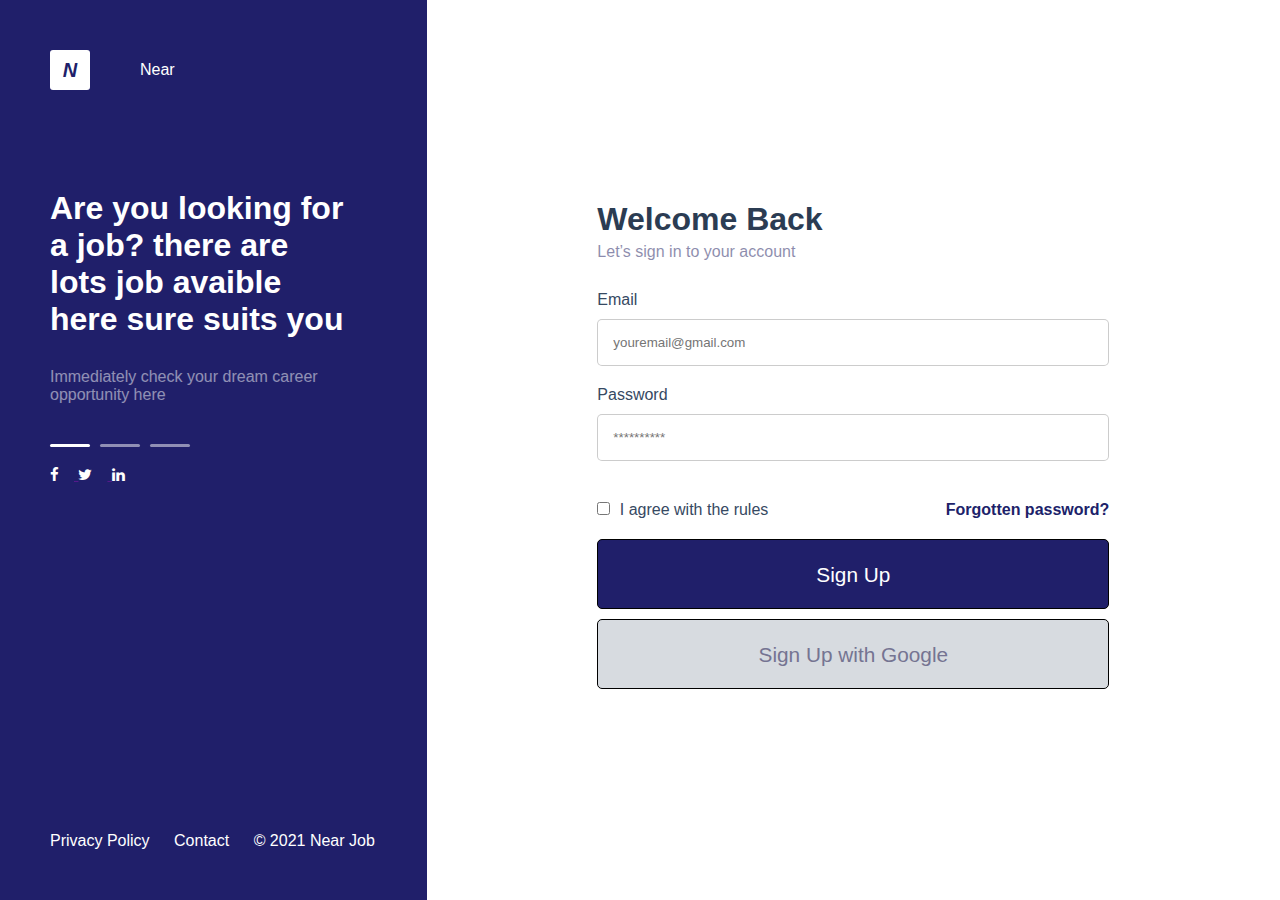
<file: index.html>
<!DOCTYPE html>
<html lang="en">

<head>
  <meta charset="UTF-8">
  <meta http-equiv="X-UA-Compatible" content="IE=edge">
  <meta name="viewport" content="width=device-width, initial-scale=1.0">
  <title>Form Login - UpKoding</title>
  <link rel="stylesheet" href="https://cdnjs.cloudflare.com/ajax/libs/font-awesome/4.7.0/css/font-awesome.min.css">
  <link rel="stylesheet" href="index.css".css">
</head>

<body>

  <div class="form-login">
    <section class="form-left">
      <div class="content">
        <div class="logo">
          <div class="box">N</div>
          <div class="text">Near</div>
        </div>
        <div class="tagline">
          <h1>Are you looking for a job?
            there are lots job avaible here
            sure suits you
          </h1>
          <p>Immediately check your dream career opportunity here</p>
        </div>
        <div class="line">
          <div class="line1 active"></div>
          <div class="line2"></div>
          <div class="line3"></div>
        </div>
        <div class="sosmed">
          <a href="">
          <i class="fa fa-facebook"></i>
          </a>
          <a href="">
          <i class="fa fa-twitter"></i>
          </a>
          <a href="">
          <i class="fa fa-linkedin"></i>
          </a>
        </div>
        <footer>
          <a href="#">Privacy Policy</a>
          <a href="#">Contact</a>
          <p>&copy; 2021 Near Job</p>
        </footer>
      </div>
    </section>

    <section class="right-bar">
      <div class="content">
        <h1>Welcome Back</h1>
        <p>Let’s sign in to your account</p>
        <form>
          <div class="input-group">
            <label for="email">Email</label>
            <input type="email" id="email" placeholder="youremail@gmail.com">
          </div>
          <div class="input-group">
            <label for="password">Password</label>
            <input type="password" id="password" placeholder="**********">
          </div>
          <div class="other">
            <div class="input-group">
              <label for="agree">
                <input type="checkbox" id="agree"> I agree with the rules
              </label>
            </div>
            <a href="#" class="forgot">Forgotten password?</a>
          </div>
          <button type="button" class="button dark-blue">Sign Up</button>
          <a class="button grey" href="sign-up.html">Sign Up with Google</a>
        </form>
      </div>
    </section>
  </div>

  <script>

    const forgotPassword = document.querySelector('.forgot');

    forgotPassword.addEventListener('click', () => {
      const inpUser = prompt("Masukkan Change jika ingin mengubah, masukkan Reset jika ingin me-reset");

      if (inpUser === "Reset") {
        forgotPassword.setAttribute('href', 'reset-pass.html')
      } else if (inpUser === "Change") {
        forgotPassword.setAttribute('href', 'change-pass.html')
      } else {
        alert('Masukkan kata kunci yang tepat!')
      }
    })
  </script>
</body>

</html>
</file>
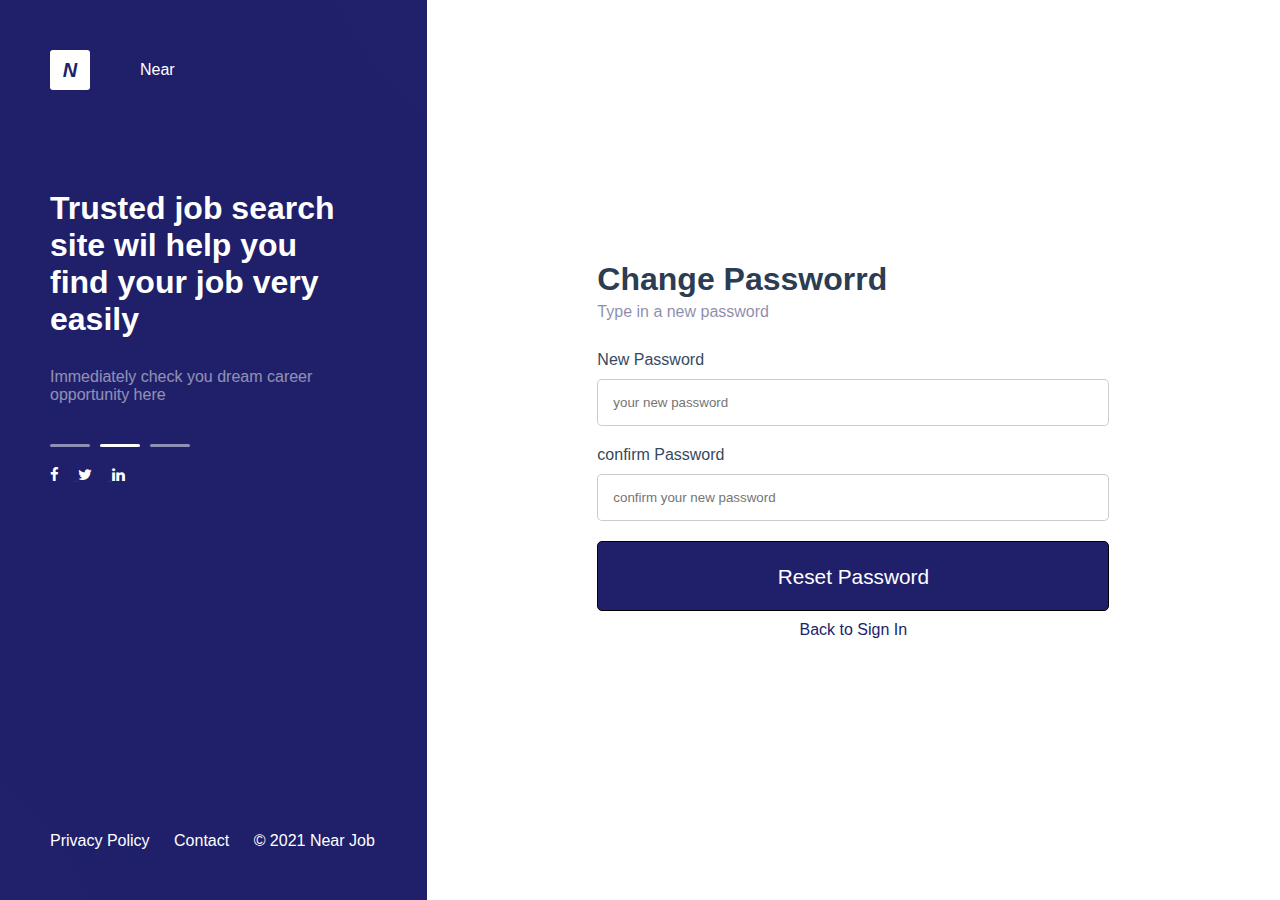
<file: change-pass.html>
<!DOCTYPE html>
<html lang="en">

<head>
    <meta charset="UTF-8">
    <meta http-equiv="X-UA-Compatible" content="IE=edge">
    <meta name="viewport" content="width=device-width, initial-scale=1.0">
    <link rel="stylesheet" href="https://cdnjs.cloudflare.com/ajax/libs/font-awesome/4.7.0/css/font-awesome.min.css">
    <link rel="stylesheet" href="index.css">
    <title>Form Login</title>
</head>

<body>
    <div class="form-login">
        <section class="form-left">
            <div class="circle1"></div>
            <div class="circle2"></div>
            <div class="content">
                <div class="logo">
                    <div class="box">N</div>
                    <div class="text">Near</div>
                </div>
                <div class="tagline">
                    <h1>
                       Trusted job search site wil help you find your job very easily
                    </h1>
                    <p>
                        Immediately check you dream career opportunity here
                    </p>
                </div>
                <div class="line">
                    <div class="line1"></div>
                    <div class="line2 active"></div>
                    <div class="line3"></div>
                </div>
                <div class="sosmed">
                    <a href="">
                    <i class="fa fa-facebook"></i>
                    </a>
                    <a href="">
                    <i class="fa fa-twitter"></i>
                    </a>
                    <a href="">
                    <i class="fa fa-linkedin"></i>
                    </a>
                  </div>
                <footer>
                    <a href="#">Privacy Policy</a>
                    <a href="#">Contact</a>
                    <p>&copy; 2021 Near Job</p>
                </footer>
            </div>
        </section>

        <section class="right-bar">
            <div class="content">
                <h1>Change Passworrd</h1>
                <p>Type in a new password</p>
                    <form>
                        <div class="input-group">
                            <label for="password">New Password</label>
                            <input type="password" id="password" placeholder="your new password">
                        </div>
                        <div class="input-group">
                            <label for="password">confirm Password</label>
                            <input type="password" id="confirm" placeholder="confirm your new password">
                        </div>
                        <button type="button" class="button dark-blue">Reset Password
                        </button>
                        <a class="center text-dark-blue" href="index.html">Back to Sign In</a>
                        
                    </form>
                </div>
            </section>
        </div>
</body>
</html>
</file>
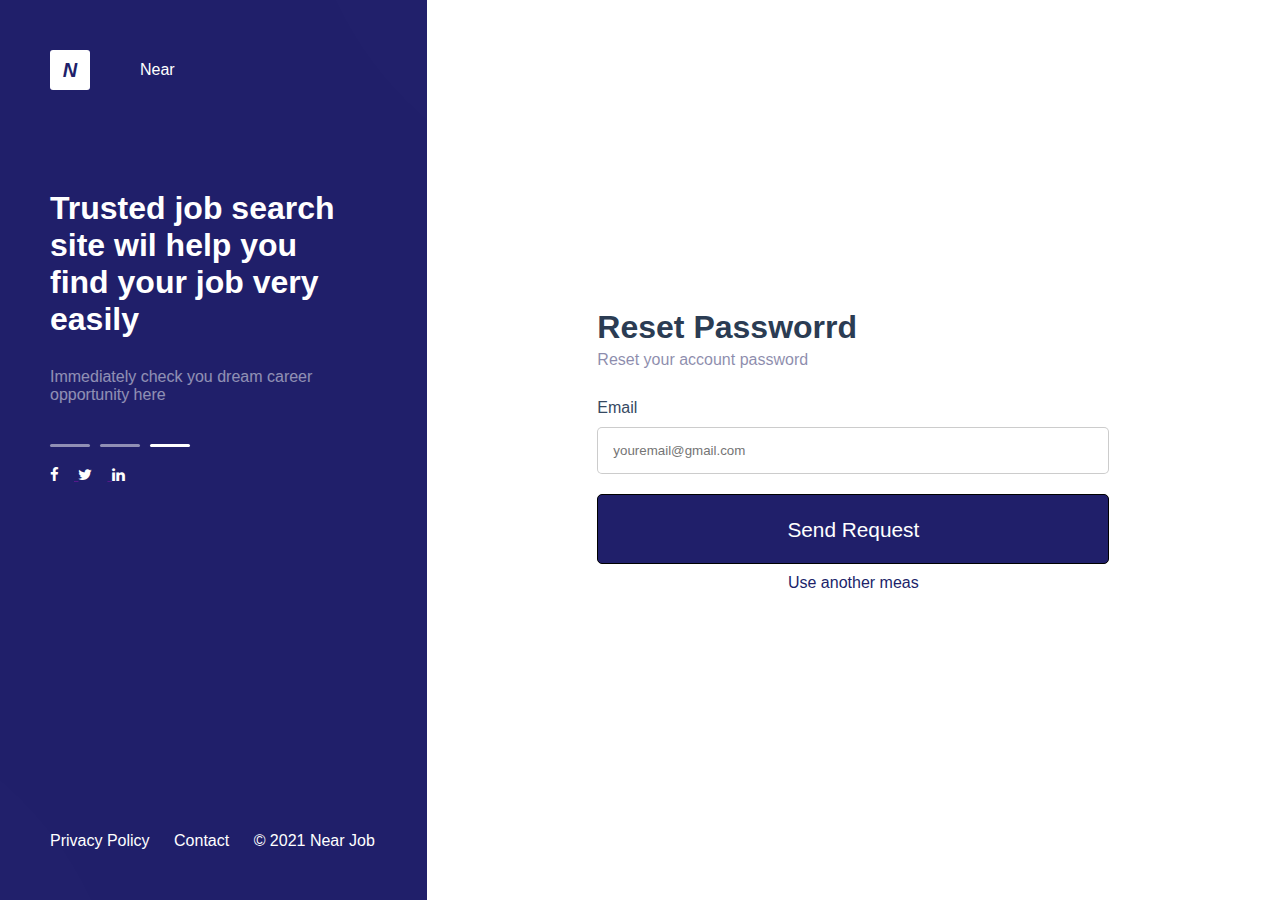
<file: reset-pass.html>
<!DOCTYPE html>
<html lang="en">

<head>
    <meta charset="UTF-8">
    <meta http-equiv="X-UA-Compatible" content="IE=edge">
    <meta name="viewport" content="width=device-width, initial-scale=1.0">
    <link rel="stylesheet" href="https://cdnjs.cloudflare.com/ajax/libs/font-awesome/4.7.0/css/font-awesome.min.css">
    <link rel="stylesheet" href="index.css">
    <title>Form Login</title>
</head>

<body>
    <div class="form-login">
        <section class="form-left">
            <div class="circle1"></div>
            <div class="circle2"></div>
            <div class="content">
                <div class="logo">
                    <div class="box">N</div>
                    <div class="text">Near</div>
                </div>
                <div class="tagline">
                    <h1>
                       Trusted job search site wil help you find your job very easily
                    </h1>
                    <p>
                        Immediately check you dream career opportunity here
                    </p>
                </div>
                <div class="line">
                    <div class="line1"></div>
                    <div class="line2"></div>
                    <div class="line3 active"></div>
                </div>
                <div class="sosmed">
                    <a href="">
                    <i class="fa fa-facebook"></i>
                    </a>
                    <a href="">
                    <i class="fa fa-twitter"></i>
                    </a>
                    <a href="">
                    <i class="fa fa-linkedin"></i>
                    </a>
                  </div>
                <footer>
                    <a href="#">Privacy Policy</a>
                    <a href="#">Contact</a>
                    <p>&copy; 2021 Near Job</p>
                </footer>
            </div>
        </section>

        <section class="right-bar">
            <div class="content">
                <h1>Reset Passworrd</h1>
                <p>Reset your account password</p>
                    <form>
                        <div class="input-group">
                            <label for="email">Email</label>
                            <input type="email" id="email" placeholder="youremail@gmail.com">
                        </div>
                        <button type="button" class="button dark-blue">Send Request
                        </button>
                        <a class="center text-dark-blue" href="index.html">Use another meas</a>
                        
                    </form>
                </div>
            </section>
        </div>
</body>
</html>
</file>
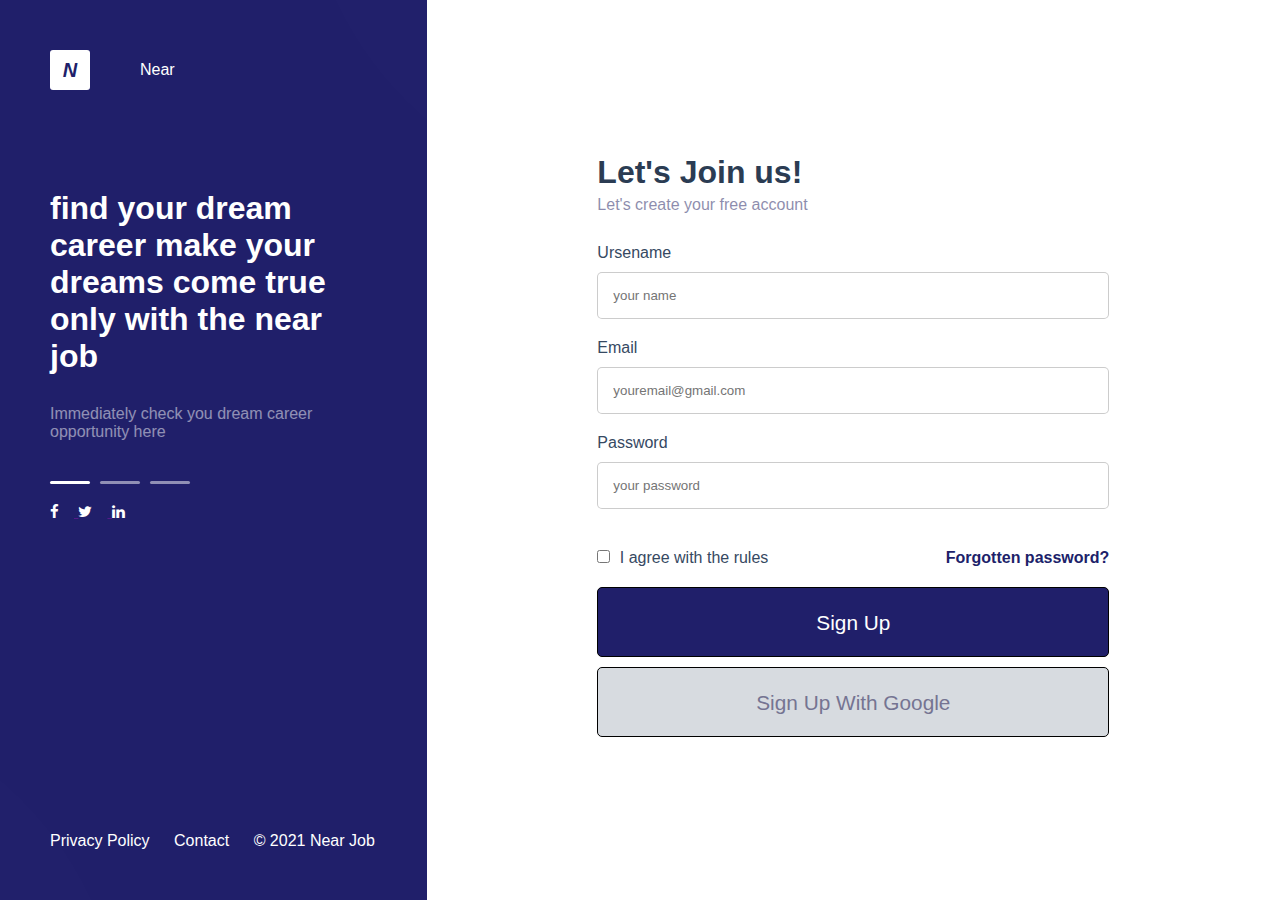
<file: sign-up.html>
<!DOCTYPE html>
<html lang="en">

<head>
    <meta charset="UTF-8">
    <meta http-equiv="X-UA-Compatible" content="IE=edge">
    <meta name="viewport" content="width=device-width, initial-scale=1.0">
    <link rel="stylesheet" href="https://cdnjs.cloudflare.com/ajax/libs/font-awesome/4.7.0/css/font-awesome.min.css">
    <link rel="stylesheet" href="index.css">
    <title>Form Login</title>
</head>

<body>
    <div class="form-login">
        <section class="form-left">
            <div class="circle1"></div>
            <div class="circle2"></div>
            <div class="content">
                <div class="logo">
                    <div class="box">N</div>
                    <div class="text">Near</div>
                </div>
                <div class="tagline">
                    <h1>
                       find your dream career make your dreams come true only with the near job
                    </h1>
                    <p>
                        Immediately check you dream career opportunity here
                    </p>
                </div>
                <div class="line">
                    <div class="line1 active"></div>
                    <div class="line2"></div>
                    <div class="line3"></div>
                </div>
                <div class="sosmed">
                    <a href="">
                    <i class="fa fa-facebook"></i>
                    </a>
                    <a href="">
                    <i class="fa fa-twitter"></i>
                    </a>
                    <a href="">
                    <i class="fa fa-linkedin"></i>
                    </a>
                  </div>
                <footer>
                    <a href="#">Privacy Policy</a>
                    <a href="#">Contact</a>
                    <p>&copy; 2021 Near Job</p>
                </footer>
            </div>
        </section>

        <section class="right-bar">
            <div class="content">
                <h1>Let's Join us!</h1>
                <p>Let's create your free account</p>
                    <form>
                        <div class="input-group">
                            <label for="ursename">Ursename</label>
                            <input type="text" id="ursename" placeholder="your name">
                        </div>
                        <div class="input-group">
                            <label for="email">Email</label>
                            <input type="email" id="email" placeholder="youremail@gmail.com">
                        </div>
                        <div class="input-group">
                            <label for="password">Password</label>
                            <input type="password" id="password" placeholder="your password">
                        </div>
                        <div class="other">
                            <div class="input-group">
                                <label for="agree">
                                    <input type="checkbox" id="agree"> I agree with the rules
                                </label>
                            </div>
                            <a href="#" class="forgot">Forgotten password?</a>
                        </div>
                        <button type="button" class="button dark-blue">Sign Up</button>
                        <button type="button" class="button grey"><i class="facebook"></i>Sign Up With Google</button>
                    </form>
                </div>
            </section>
        </div>

        <script>
            const forgotPassword = document.querySelector('.forgot');
            forgotPassword.addEventListener('click', () => {
                const inpUser = prompt ("Masukan Change jika ingin mengubah, masukan reset jikan ingin mereset");
                
                if(inpUser ==="reset"){
                    forgotPassword.setAttribute('href','reset-pass.html')
                }
                else if (inpUser === "Change") {
                forgotPassword.setAttribute('href', 'change-pass.html')
                } else {
                alert('Masukkan kata kunci yang tepat!')
                }
            })
        </script>
</body>
</html>
</file>
<file: index.css>
*{
    margin: 0;
    padding: 0;
    box-sizing: border-box;
}

body{
    height: 100vh;
    max-height: 100vh;
    overflow: hidden;
    font-family: Arial, Helvetica, sans-serif;
}

.form-login{
    display: flex;
    width: 100%;
    height: 100%;
    
}

.form-left{
    flex: 1;
    background-color: #201F6A;
    overflow: hidden;
    position: relative;
}

.circle1, .circle2{
    width: 710px;
    height: 710px;
    position: absolute;
    background: rgba(255, 255, 255, 0.03);
    opacity: 0.3;
    border-radius: 50%;
}

.circle1{
    top:-505px;
    left: 302px;
}

.circle2{
    bottom: -505px;
    right: 302px;
}

.content{
    margin: 50px;
    width: 70%;
}

.logo{
    display: flex;
    width: 300px;
    align-items: center;
}

.box{
    width: 40px;
    height: 40px;
    text-align: center;
    padding: 5px;
    line-height: 30px;
    background-color: white;
    border-radius: 3px;
    font-weight: 900;
    font-style: italic;
    font-size: 20px;
    color: #201F6A;
}

.logo .text{
    color: white;
    position: relative;
    left: 50px;
}

.tagline{
    margin-top: 100px;
    display: flex;
    flex-direction: column;
}

.tagline h1{
    color: white;
}

.tagline p{
    margin: 30px 0;
    color: white;
    opacity: 0.5;
}

.line{
    display: flex;
    justify-content: start;
}

.line .line1,
.line .line2,
.line .line3{
    margin: 10px 10px 10px 0;
    width: 40px;
    height: 3px;
    border-radius: 5px;
    opacity: 0.5;
    background-color: white;
}

.line .active{
    opacity: 1;
}

.sosmed i{
    color: white;
    font-size: 15px;
    margin-top: 10px;
    padding-right: 15px;
}

 

footer{
    color: white;
    position: absolute;
    width: 100%;
    bottom: 50px;
    margin-right: 20px;
}

footer p, footer a{
    display: inline-block;
    color: white;
    text-decoration: none;
    margin-right: 20px;
}

.right-bar{
    flex: 2;
    display: flex;
    justify-content: center;
    align-items: center;
}

.right-bar .content{
    width: 60%;
}

.right-bar h1{
    color: #2B3C53;
}

.right-bar p{
    margin-top: 5px;
    color: #1B1A60;
    opacity: 0.5;
}

form{
    margin-top: 30px;
}

.input-group{
    margin: 20px 0;
}

label{
    color: #364962;
}

form input:not(input[type="checkbox"]){
    display: block;
    margin-top: 10px;
    padding: 15px;
    width: 100%;
    border: 1px solid rgba(0,0,0,0.2);
    border-radius: 5px;
}

.other{
    display: flex;
    align-items: center;
    justify-content: space-between;
}

input[type="checkbox"]{
    margin-right: 5px;
}

.other a{
    color: #201F6A;
    text-decoration: none;
    font-weight: bolder;
}

.button{
    display: block;
    width: 100%;
    height: 70px;
    margin-bottom: 10px;
    border-radius: 5px;
    border: 1px solid black;
    font-size: 1.3rem;
    cursor: pointer;
    text-align: center;
    line-height: 70px;
    text-decoration: none;
    outline: none;
}

.button:active{
    filter: brightness(0.8);
}

.dark-blue{
    background-color: #201F6A;
    color: white;
}

.grey{
    color: #757492;
    background-color: #D7DBE0;
}

.center.text-dark-blue{
    display:block;
    text-align: center;
    color: #201F6A;
    text-decoration: none;
}
</file>
